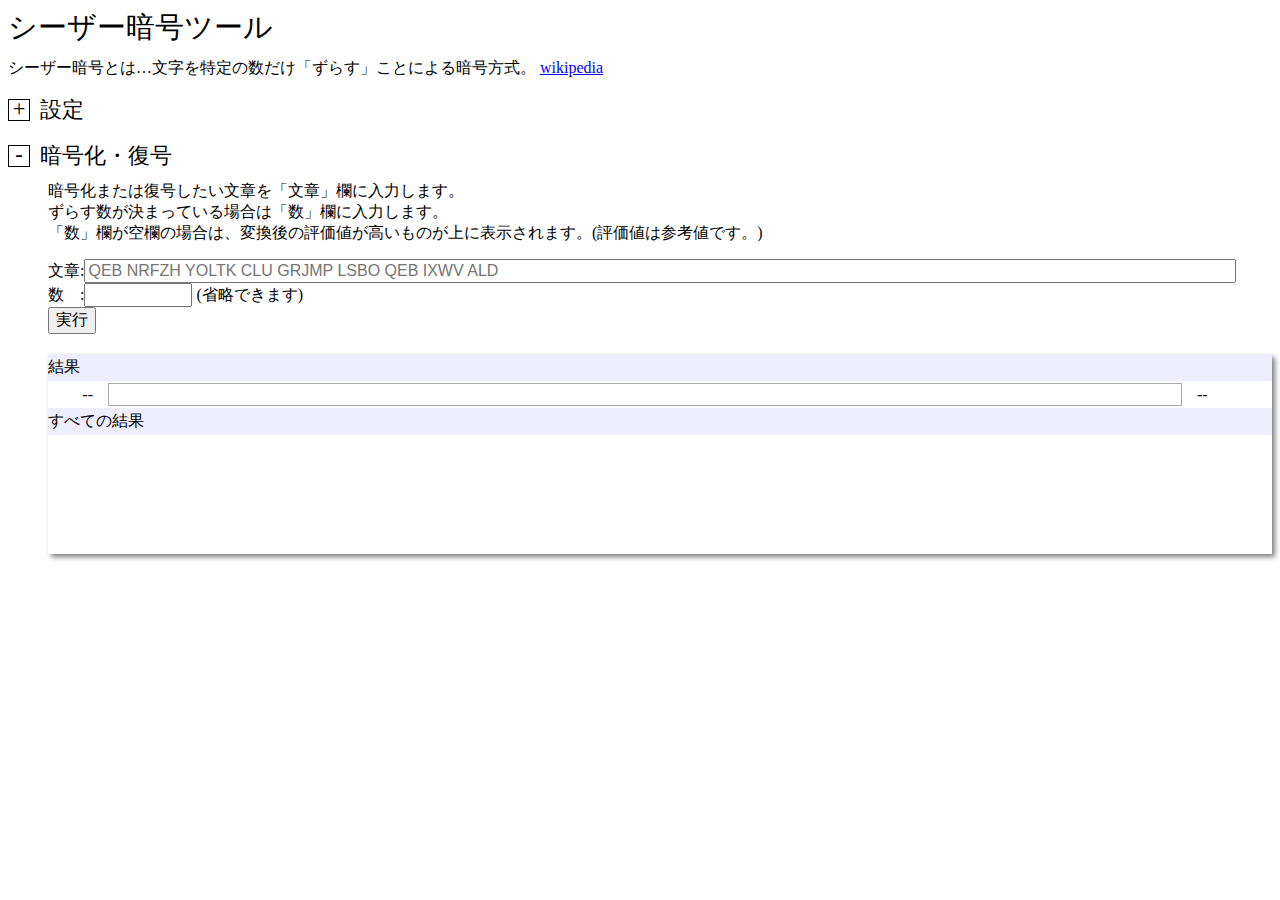
<file: caesar/caesar.html>
<!DOCTYPE html>
<html>
  <head>
    <meta charset="UTF-8">
    <meta name="viewport" content="width=device-width,initial-scale=1">
    <link rel="stylesheet" href="style.css">
    <title>シーザー暗号ツール</title>
  </head>
  <body>
    <div class="wrapper">
      <div class="page_title">
        シーザー暗号ツール
      </div>
      <div class="description">
        シーザー暗号とは…文字を特定の数だけ「ずらす」ことによる暗号方式。
        <a href="https://ja.wikipedia.org/wiki/%E3%82%B7%E3%83%BC%E3%82%B6%E3%83%BC%E6%9A%97%E5%8F%B7">wikipedia</a>
      </div>
      <div class="section close">
        <div class="section_title">
          <div class="oc_button"></div>
          設定
        </div>
        <div class="section_body">
          <input type="checkbox" checked id="before_dakuten_split">
          <label for="before_dakuten_split">
            変換前に濁点を分解する
          </label><br>
          <input type="checkbox" checked id="after_dakuten_integrate">
          <label for="after_dakuten_integrate">
            変換後に濁点を統合する
          </label><br>
          <input type="checkbox" checked id="before_kogaki_conv">
          <label for="before_kogaki_conv">
            変換前に小文字(ゃ、っ、ぁ)を大文字(や、つ、あ)に置換する
          </label><br>
          ルール
          <div class="rules">
            <input type="radio" checked name="char_set" id="char_set_default">
            <label for="char_set_default">デフォルト</label><br>
            <input type="radio" name="char_set" id="char_set_custom">
            <label for="char_set_custom">カスタム</label><br>
            <div class="custom_set" id="custom_set">
              <!--
              <div class="char_set">
                <input type="button" disabled value="×" class="delete_rule">
                <input type="text" disabled class="rule" value="あ,い,う,え,お,か,き,く,け,こ,さ,し,す,せ,そ,た,ち,つ,て,と,な,に,ぬ,ね,の,は,ひ,ふ,へ,ほ,ま,み,む,め,も,や,ゆ,よ,ら,り,る,れ,ろ,わ,を,ん">
              </div>
              <div class="char_set">
                <input type="button" disabled value="×" class="delete_rule">
                <input type="text" disabled class="rule" value="ア,イ,ウ,エ,オ,カ,キ,ク,ケ,コ,サ,シ,ス,セ,ソ,タ,チ,ツ,テ,ト,ナ,ニ,ヌ,ネ,ノ,ハ,ヒ,フ,ヘ,ホ,マ,ミ,ム,メ,モ,ヤ,ユ,ヨ,ラ,リ,ル,レ,ロ,ワ,ヲ,ン">
              </div>
              <div class="char_set">
                <input type="button" disabled value="×" class="delete_rule">
                <input type="text" disabled class="rule" value="a,b,c,d,e,f,g,h,i,j,k,l,m,n,o,p,q,r,s,t,u,v,w,x,y,z">
              </div>
              <div class="char_set">
                <input type="button" disabled value="×" class="delete_rule">
                <input type="text" disabled class="rule" value="A,B,C,D,E,F,G,H,I,J,K,L,M,N,O,P,Q,R,S,T,U,V,W,X,Y,Z">
              </div>
              -->
              <div class="char_set" id="last_rule_set">
                <input type="button" disabled value="+" class="add_rule" id="add_rule">
              </div>
              
            </div>
          </div>

        </div>
      </div>
      <div class="section open">
        <div class="section_title">
          <div class="oc_button"></div>
          暗号化・復号
        </div>
        <div class="section_body">
          <div class="description nowrap">
            暗号化または復号したい文章を「文章」欄に入力します。<br>
            ずらす数が決まっている場合は「数」欄に入力します。<br>
            「数」欄が空欄の場合は、変換後の評価値が高いものが上に表示されます。(評価値は参考値です。)
          </div>
          文章:<input type="text" value="" placeholder="QEB NRFZH YOLTK CLU GRJMP LSBO QEB IXWV ALD" id="plain_text" class="plain_text"><br>
          数　:<input type="number" value="" step="1" id="caesar_num" class="caesar_num">
          (省略できます)<br>
          <input type="button" value="実行" id="caesar_exe">
          <div id="caesar_result" class="caesar_result">
            <div class="result_header" style="grid-area: 1/1/2/4;">結果</div>
            <div class="number_label left" style="grid-row: 2;">--</div>
            <div class="result_text" style="grid-row: 2;"></div>
            <div class="number_label right" style="grid-row: 2;">--</div>
            <div class="result_header" style="grid-area: 3/1/4/4;">すべての結果</div>
            <!--
            -->  
          </div>
          
        </div>
      </div>
      <div style="height: 20px;"></div>
    </div>

    <script type="text/javascript" src="caesar.js"></script>
    <script type="text/javascript" src="script.js"></script>
  </body>
</html>
</file>
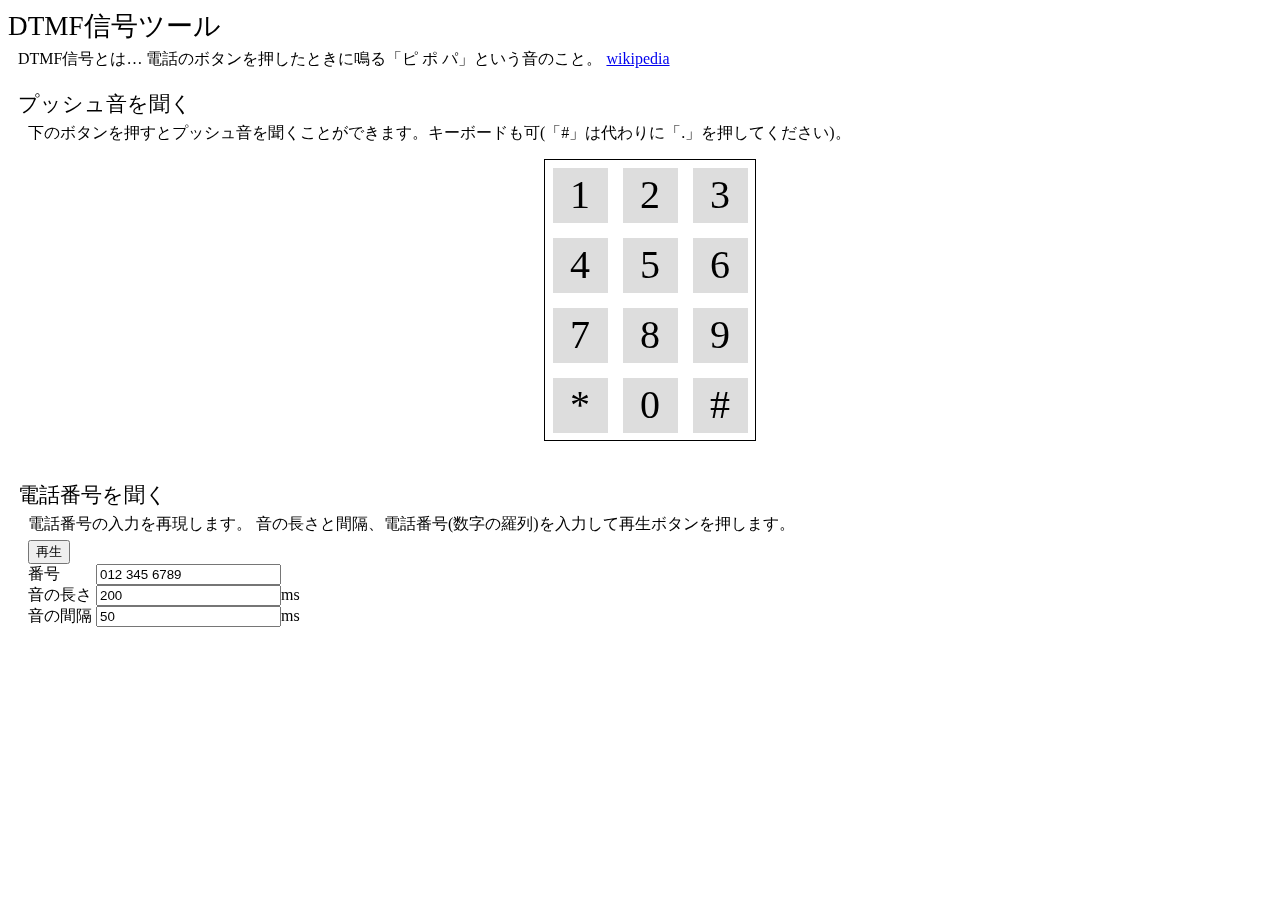
<file: DTMF/DTMF.html>
<!DOCTYPE html>
<html>
  <head>
    <meta charset="UTF-8">
    <meta name="viewport" content="width=device-width">
    <link rel="stylesheet" href="style.css">
    <title>DTMF信号ツール</title>
  </head>
  <body>
    <div class="main_title">
      DTMF信号ツール
    </div>
    <div class="main_description">
      DTMF信号とは… 電話のボタンを押したときに鳴る「ピ ポ パ」という音のこと。
      <a href="https://ja.wikipedia.org/wiki/DTMF">wikipedia</a>
    </div>
    <div class="main_body">

      <div class="section_single_play section">
        <div class="section_title">
          プッシュ音を聞く
        </div>
        <div class="section_description">
          下のボタンを押すとプッシュ音を聞くことができます。キーボードも可(「#」は代わりに「.」を押してください)。
        </div>
        <div class="play_body section_body">
          <div class="phone" id="phone">
            
          </div>
        </div>
      </div>
      <div class="section_number_play section">
        <div class="section_title">
          電話番号を聞く
        </div>
        <div class="section_description">
          電話番号の入力を再現します。
          音の長さと間隔、電話番号(数字の羅列)を入力して再生ボタンを押します。
        </div>
        <div class="section_body">
          <input type="button" value="再生" id="phone_number_play"><br>
          番号　　 <input type="text" id="phone_number" value="012 345 6789"><br>
          音の長さ <input type="number" id="play_time" value="200">ms<br>
          音の間隔 <input type="number" id="play_interval" value="50">ms
        </div>
      </div>
      <div class="section_input section hide">
        <div class="section_title">
          信号を読み取る
        </div>
        <div class="section_description">
          マイクの音声からプッシュ音を読み取って表示します。
        </div>
        <div class="section_body">
          <input type="button" value="読み取る" id="input_start">
          <span id="input_message">(マイクへのアクセスが必要です)</span><br>
          <input type="button" value="停止" id="input_stop"><br>
          結果 <input type="text" id="input_result" value=""><br>
          ピーク: <span id="peak_label">,</span>
        </div>
      </div>
    </div>
    

    
    <canvas id="canvas"></canvas>

    <script type="text/javascript" src="script.js"></script>
    <script type="text/javascript" src="audio.js"></script>
  </body>
</html>
</file>
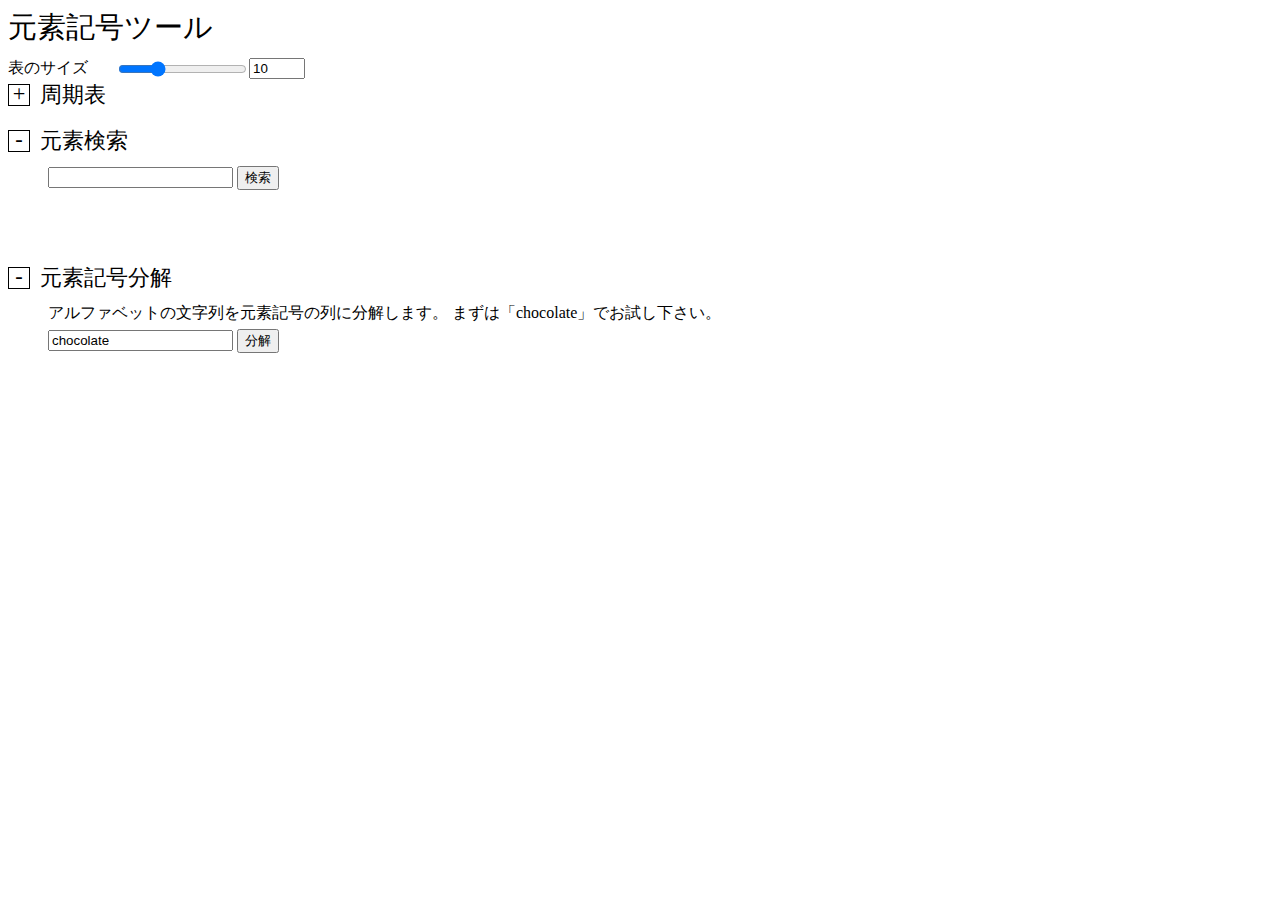
<file: element/element.html>
<!DOCTYPE html>
<html>
  <head>
    <meta charset="UTF-8">
    <meta name="viewport" content="width=device-width,initial-scale=1">
    <link rel="stylesheet" href="style.css">
    <title>元素記号ツール</title>
  </head>
  <body>
    <div class="wrapper">
      <div class="content_area">
        <div class="page_title">
          元素記号ツール
        </div>
        <div class="table_size_changer">
          表のサイズ
          <input id="table_size_range" type="range" min="4" max="25" step="1" value="10" style="margin-left: 30px;">
          <input id="table_size_number" type="number" min="4" max="25" step="1" value="10">
        </div>
        <div class="section table close">
          <div class="section_title">
            <div class="oc_button"></div>
            <span>周期表</span>
          </div>
          <div class="section_body">
            <div class="description">
              周期表について
              <a href="https://ja.wikipedia.org/wiki/%E5%91%A8%E6%9C%9F%E8%A1%A8">wikipedia</a>
            </div>
            <div class="table_body" id="table_body">
              <div class="element_header" style="grid-area: 1/1;">
                
                <span style="position: absolute;left: 0;bottom: 0;">周期</span>
                <span style="position: absolute;right: 0;top: 0;">族</span>
              </div>
              <div class="element_header" style="grid-area: 1/2;">1</div>
              <div class="element_header" style="grid-area: 1/3;">2</div>
              <div class="element_header" style="grid-area: 1/4;">3</div>
              <div class="element_header" style="grid-area: 1/5;">4</div>
              <div class="element_header" style="grid-area: 1/6;">5</div>
              <div class="element_header" style="grid-area: 1/7;">6</div>
              <div class="element_header" style="grid-area: 1/8;">7</div>
              <div class="element_header" style="grid-area: 1/9;">8</div>
              <div class="element_header" style="grid-area: 1/10;">9</div>
              <div class="element_header" style="grid-area: 1/11;">10</div>
              <div class="element_header" style="grid-area: 1/12;">11</div>
              <div class="element_header" style="grid-area: 1/13;">12</div>
              <div class="element_header" style="grid-area: 1/14;">13</div>
              <div class="element_header" style="grid-area: 1/15;">14</div>
              <div class="element_header" style="grid-area: 1/16;">15</div>
              <div class="element_header" style="grid-area: 1/17;">16</div>
              <div class="element_header" style="grid-area: 1/18;">17</div>
              <div class="element_header" style="grid-area: 1/19;">18</div>
              
              <div class="element_header" style="grid-area: 2/1;">1</div>
              <div class="element_header" style="grid-area: 3/1;">2</div>
              <div class="element_header" style="grid-area: 4/1;">3</div>
              <div class="element_header" style="grid-area: 5/1;">4</div>
              <div class="element_header" style="grid-area: 6/1;">5</div>
              <div class="element_header" style="grid-area: 7/1;">6</div>
              <div class="element_header" style="grid-area: 8/1;">7</div>
              
              <div class="element_header" style="grid-area: 10/1;text-align: center;">※1<br>ランタノイド系</div>
              <div class="element_header" style="grid-area: 11/1;text-align: center;">※2<br>アクチノイド系</div>
              
              
              <div class="element_cell" id="t1" style="grid-area: 2/2;">
                <!--
                <div class="id">1</div>
                <div class="symbol">H</div>
                <div class="text">水素</div>
                -->
              </div>
              <div class="element_cell" id="t2" style="grid-area: 2/19;">
                <!--
                <div class="id">2</div>
                <div class="symbol">He</div>
                <div class="text">ヘリウム</div>
                -->
              </div>
              <div class="element_cell" id="t3" style="grid-area: 3/2;"></div>
              <div class="element_cell" id="t4" style="grid-area: 3/3;"></div>
              <div class="element_cell" id="t5" style="grid-area: 3/14;"></div>
              <div class="element_cell" id="t6" style="grid-area: 3/15;"></div>
              <div class="element_cell" id="t7" style="grid-area: 3/16;"></div>
              <div class="element_cell" id="t8" style="grid-area: 3/17;"></div>
              <div class="element_cell" id="t9" style="grid-area: 3/18;"></div>
              <div class="element_cell" id="t10" style="grid-area: 3/19;"></div>
              <div class="element_cell" id="t11" style="grid-area: 4/2;"></div>
              <div class="element_cell" id="t12" style="grid-area: 4/3;"></div>
              <div class="element_cell" id="t13" style="grid-area: 4/14;"></div>
              <div class="element_cell" id="t14" style="grid-area: 4/15;"></div>
              <div class="element_cell" id="t15" style="grid-area: 4/16;"></div>
              <div class="element_cell" id="t16" style="grid-area: 4/17;"></div>
              <div class="element_cell" id="t17" style="grid-area: 4/18;"></div>
              <div class="element_cell" id="t18" style="grid-area: 4/19;"></div>
              <div class="element_cell" id="t19" style="grid-area: 5/2;"></div>
              <div class="element_cell" id="t20" style="grid-area: 5/3;"></div>
              <div class="element_cell" id="t21" style="grid-area: 5/4;"></div>
              <div class="element_cell" id="t22" style="grid-area: 5/5;"></div>
              <div class="element_cell" id="t23" style="grid-area: 5/6;"></div>
              <div class="element_cell" id="t24" style="grid-area: 5/7;"></div>
              <div class="element_cell" id="t25" style="grid-area: 5/8;"></div>
              <div class="element_cell" id="t26" style="grid-area: 5/9;"></div>
              <div class="element_cell" id="t27" style="grid-area: 5/10;"></div>
              <div class="element_cell" id="t28" style="grid-area: 5/11;"></div>
              <div class="element_cell" id="t29" style="grid-area: 5/12;"></div>
              <div class="element_cell" id="t30" style="grid-area: 5/13;"></div>
              <div class="element_cell" id="t31" style="grid-area: 5/14;"></div>
              <div class="element_cell" id="t32" style="grid-area: 5/15;"></div>
              <div class="element_cell" id="t33" style="grid-area: 5/16;"></div>
              <div class="element_cell" id="t34" style="grid-area: 5/17;"></div>
              <div class="element_cell" id="t35" style="grid-area: 5/18;"></div>
              <div class="element_cell" id="t36" style="grid-area: 5/19;"></div>
              <div class="element_cell" id="t37" style="grid-area: 6/2;"></div>
              <div class="element_cell" id="t38" style="grid-area: 6/3;"></div>
              <div class="element_cell" id="t39" style="grid-area: 6/4;"></div>
              <div class="element_cell" id="t40" style="grid-area: 6/5;"></div>
              <div class="element_cell" id="t41" style="grid-area: 6/6;"></div>
              <div class="element_cell" id="t42" style="grid-area: 6/7;"></div>
              <div class="element_cell" id="t43" style="grid-area: 6/8;"></div>
              <div class="element_cell" id="t44" style="grid-area: 6/9;"></div>
              <div class="element_cell" id="t45" style="grid-area: 6/10;"></div>
              <div class="element_cell" id="t46" style="grid-area: 6/11;"></div>
              <div class="element_cell" id="t47" style="grid-area: 6/12;"></div>
              <div class="element_cell" id="t48" style="grid-area: 6/13;"></div>
              <div class="element_cell" id="t49" style="grid-area: 6/14;"></div>
              <div class="element_cell" id="t50" style="grid-area: 6/15;"></div>
              <div class="element_cell" id="t51" style="grid-area: 6/16;"></div>
              <div class="element_cell" id="t52" style="grid-area: 6/17;"></div>
              <div class="element_cell" id="t53" style="grid-area: 6/18;"></div>
              <div class="element_cell" id="t54" style="grid-area: 6/19;"></div>
              <div class="element_cell" id="t55" style="grid-area: 7/2;"></div>
              <div class="element_cell" id="t56" style="grid-area: 7/3;"></div>
              <div class="element_cell" id="" style="grid-area: 7/4;">※1</div>
              <div class="element_cell" id="t72" style="grid-area: 7/5;"></div>
              <div class="element_cell" id="t73" style="grid-area: 7/6;"></div>
              <div class="element_cell" id="t74" style="grid-area: 7/7;"></div>
              <div class="element_cell" id="t75" style="grid-area: 7/8;"></div>
              <div class="element_cell" id="t76" style="grid-area: 7/9;"></div>
              <div class="element_cell" id="t77" style="grid-area: 7/10;"></div>
              <div class="element_cell" id="t78" style="grid-area: 7/11;"></div>
              <div class="element_cell" id="t79" style="grid-area: 7/12;"></div>
              <div class="element_cell" id="t80" style="grid-area: 7/13;"></div>
              <div class="element_cell" id="t81" style="grid-area: 7/14;"></div>
              <div class="element_cell" id="t82" style="grid-area: 7/15;"></div>
              <div class="element_cell" id="t83" style="grid-area: 7/16;"></div>
              <div class="element_cell" id="t84" style="grid-area: 7/17;"></div>
              <div class="element_cell" id="t85" style="grid-area: 7/18;"></div>
              <div class="element_cell" id="t86" style="grid-area: 7/19;"></div>
              <div class="element_cell" id="t87" style="grid-area: 8/2;"></div>
              <div class="element_cell" id="t88" style="grid-area: 8/3;"></div>
              <div class="element_cell" id="" style="grid-area: 8/4;">※2</div>
              <div class="element_cell" id="t104" style="grid-area: 8/5;"></div>
              <div class="element_cell" id="t105" style="grid-area: 8/6;"></div>
              <div class="element_cell" id="t106" style="grid-area: 8/7;"></div>
              <div class="element_cell" id="t107" style="grid-area: 8/8;"></div>
              <div class="element_cell" id="t108" style="grid-area: 8/9;"></div>
              <div class="element_cell" id="t109" style="grid-area: 8/10;"></div>
              <div class="element_cell" id="t110" style="grid-area: 8/11;"></div>
              <div class="element_cell" id="t111" style="grid-area: 8/12;"></div>
              <div class="element_cell" id="t112" style="grid-area: 8/13;"></div>
              <div class="element_cell" id="t113" style="grid-area: 8/14;"></div>
              <div class="element_cell" id="t114" style="grid-area: 8/15;"></div>
              <div class="element_cell" id="t115" style="grid-area: 8/16;"></div>
              <div class="element_cell" id="t116" style="grid-area: 8/17;"></div>
              <div class="element_cell" id="t117" style="grid-area: 8/18;"></div>
              <div class="element_cell" id="t118" style="grid-area: 8/19;"></div>
              
              <div class="element_cell" id="t57" style="grid-area: 10/2;"></div>
              <div class="element_cell" id="t58" style="grid-area: 10/3;"></div>
              <div class="element_cell" id="t59" style="grid-area: 10/4;"></div>
              <div class="element_cell" id="t60" style="grid-area: 10/5;"></div>
              <div class="element_cell" id="t61" style="grid-area: 10/6;"></div>
              <div class="element_cell" id="t62" style="grid-area: 10/7;"></div>
              <div class="element_cell" id="t63" style="grid-area: 10/8;"></div>
              <div class="element_cell" id="t64" style="grid-area: 10/9;"></div>
              <div class="element_cell" id="t65" style="grid-area: 10/10;"></div>
              <div class="element_cell" id="t66" style="grid-area: 10/11;"></div>
              <div class="element_cell" id="t67" style="grid-area: 10/12;"></div>
              <div class="element_cell" id="t68" style="grid-area: 10/13;"></div>
              <div class="element_cell" id="t69" style="grid-area: 10/14;"></div>
              <div class="element_cell" id="t70" style="grid-area: 10/15;"></div>
              <div class="element_cell" id="t71" style="grid-area: 10/16;"></div>
              <div class="element_cell" id="t89" style="grid-area: 11/2;"></div>
              <div class="element_cell" id="t90" style="grid-area: 11/3;"></div>
              <div class="element_cell" id="t91" style="grid-area: 11/4;"></div>
              <div class="element_cell" id="t92" style="grid-area: 11/5;"></div>
              <div class="element_cell" id="t93" style="grid-area: 11/6;"></div>
              <div class="element_cell" id="t94" style="grid-area: 11/7;"></div>
              <div class="element_cell" id="t95" style="grid-area: 11/8;"></div>
              <div class="element_cell" id="t96" style="grid-area: 11/9;"></div>
              <div class="element_cell" id="t97" style="grid-area: 11/10;"></div>
              <div class="element_cell" id="t98" style="grid-area: 11/11;"></div>
              <div class="element_cell" id="t99" style="grid-area: 11/12;"></div>
              <div class="element_cell" id="t100" style="grid-area: 11/13;"></div>
              <div class="element_cell" id="t101" style="grid-area: 11/14;"></div>
              <div class="element_cell" id="t102" style="grid-area: 11/15;"></div>
              <div class="element_cell" id="t103" style="grid-area: 11/16;"></div>
            </div>
            <div class="extended">
              119番以降の周期表について
              <a href="https://ja.wikipedia.org/wiki/%E6%8B%A1%E5%BC%B5%E5%91%A8%E6%9C%9F%E8%A1%A8">wikipedia</a>
            </div>
          </div>
        </div>
        <div class="section open">
          <div class="section_title">
            <div class="oc_button"></div>
            元素検索
          </div>
          <div class="section_body">
            <input type="text" value="" id="search_text">
            <input type="button" value="検索" id="search_btn">
            <div id="search_result" class="search_result"></div>
          </div>
        </div>
        <div class="section decompose open">
          <div class="section_title">
            <div class="oc_button"></div>
            元素記号分解
          </div>
          <div class="section_body">
            <div class="description">
              <span>
                アルファベットの文字列を元素記号の列に分解します。
                まずは「chocolate」でお試し下さい。
              </span>
            </div>
  
            <input type="text" value="chocolate" id="decompose_text">
            <input type="button" id="decompose" value="分解">
            <span id="decompose_message"></span>
            <br>
            <span id="decompose_result_text"></span>
            <div id="decompose_result" class="decompose_result"></div>
          </div>
        </div>
        <div style="height: 20px;"></div>
      </div>
      <div class="side_area hide" id="side_area">
        <div class="close_button" id="side_close"></div>
        <div class="element_detail">
          <div class="detail_title">
            元素詳細
          </div>
          <div class="detail_content">
            <div class="detail_field">
              <span class="field_label">原子番号</span>
              <span class="field_split">:</span>
              <span class="field_value" id="detail_id">--</span>
            </div>
            <div class="detail_field">
              <span class="field_label">元素記号</span>
              <span class="field_split">:</span>
              <span class="field_value" id="detail_symbol" style="font-size: 3rem;">--</span>
            </div>
            <div class="detail_field">
              <span class="field_label">元素名</span>
              <span class="field_split">:</span>
              <span class="field_value" id="detail_text">--</span>
            </div>
            <div class="detail_field">
              <span class="field_label">wikipedia</span>
              <span class="field_split">:</span>
              <span class="field_value" id="detail_link">リンク</span>
            </div>
            
          </div>
        </div>
      </div>
    </div>
    <script type="text/javascript" src="script.js"></script>
  </body>
</html>
</file>
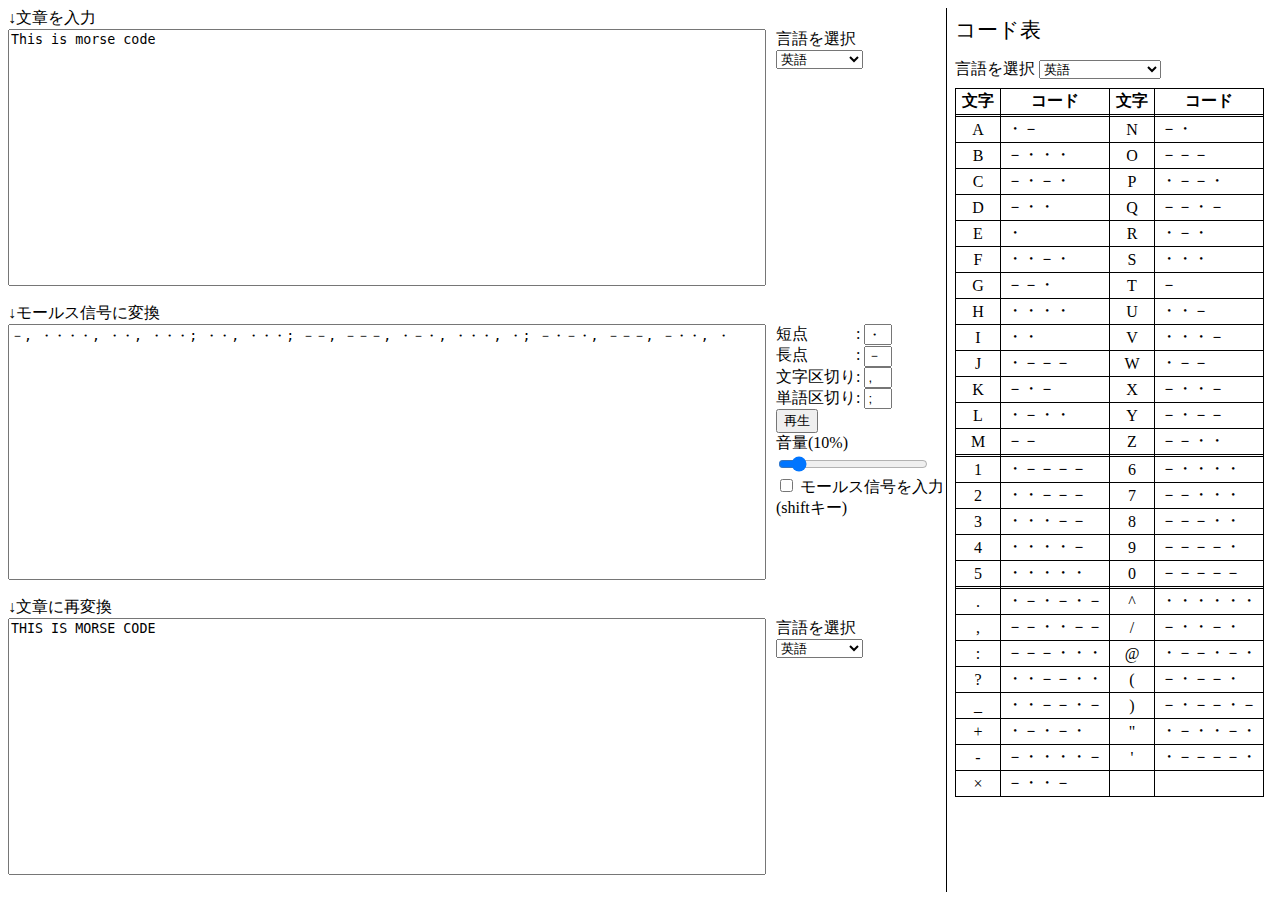
<file: morse/morse.html>
<!DOCTYPE html>
<html>
  <title>Morse</title>
  <meta name="viewport" content="width=device-width, initial-scale=1.0">
  <link rel="stylesheet" href="style.css">
  <body>

    <div class="main_area">
      <div class="input_area">
        <div class="input_label">
          <span>↓文章を入力</span>
        </div>
        <div class="input_box">
          <textarea class="input_text" id="input_text1"></textarea>
          <div class="option_box">
            言語を選択<br>
            <select name="input_lang" id="input_lang">
              <option value="en">英語</option>
              <option value="ja">日本語</option>
              <option value="el">ギリシャ語</option>
              <option value="cyri">キリル文字</option>
              <option value="hebr">ヘブライ語</option>
              <option value="arab">アラビア語</option>
            </select>
          </div>
        </div>
      </div>

      <div class="input_area">
        <div class="input_label">
          <span>↓モールス信号に変換</span>
        </div>
        <div class="input_box">
          <textarea class="input_text" id="input_text2"></textarea>
          <div class="option_box">
            短点　　　: <input type="text" class="morse_option_text" value="・" id="morse_dot"><br>
            長点　　　: <input type="text" class="morse_option_text" value="－" id="morse_dash"><br>
            文字区切り: <input type="text" class="morse_option_text" value=", " id="morse_char_split"><br>
            単語区切り: <input type="text" class="morse_option_text" value="; " id="morse_word_split"><br>
            <input type="button" value="再生" id="play"><br>
            音量(<span id="volume_label">10</span>%)<br>
            <input type="range" min="0" max="100" step="1" value="10" id="volume" class="volume"><br>
            <input type="checkbox" id="input_morse">
            <label for="input_morse">モールス信号を入力(shiftキー)</label>
          </div>
        </div>
      </div>

      <div class="output_area">
        <div class="output_label">
          <span>↓文章に再変換</span>
        </div>
        <div class="output_box">
          <textarea class="output_text" readonly id="output_text"></textarea>
          <div class="option_box">
            言語を選択<br>
            <select name="output_lang" id="output_lang">
              <option value="en">英語</option>
              <option value="ja">日本語</option>
              <option value="el">ギリシャ語</option>
              <option value="cyri">キリル文字</option>
              <option value="hebr">ヘブライ語</option>
              <option value="arab">アラビア語</option>
            </select>
          </div>
        </div>
      </div>
    </div>

    <div class="table_area">
      <div class="table_area_title">コード表</div>
      <div class="select_area">
        言語を選択
        <select id="select_table">
          <option value="en" selected>英語</option>
          <option value="ja_iroha">日本語(イロハ順)</option>
          <option value="ja_aiu">日本語(五十音順)</option>
          <option value="el">ギリシャ語</option>
          <option value="cyri">キリル文字</option>
          <option value="hebr">ヘブライ語</option>
          <option value="arab">アラビア語</option>
        </select>
      </div>
      <div class="table_wrap" id="table_wrap">
        <table id="table_en" class="show">
          <thead>
            <tr class="under_double"><th>文字</th><th>コード</th><th>文字</th><th>コード</th></tr>
          </thead>
          <tbody>
            <tr><td class="char">A</td><td class="code">・－</td><td class="char">N</td><td class="code">－・</td></tr></tr>
            <tr><td class="char">B</td><td class="code">－・・・</td><td class="char">O</td><td class="code">－－－</td><tr></tr>
            <tr><td class="char">C</td><td class="code">－・－・</td><td class="char">P</td><td class="code">・－－・</td></tr>
            <tr><td class="char">D</td><td class="code">－・・</td>  <td class="char">Q</td><td class="code">－－・－</td></tr>
            <tr><td class="char">E</td><td class="code">・</td>      <td class="char">R</td><td class="code">・－・</td><tr></tr>
            <tr><td class="char">F</td><td class="code">・・－・</td><td class="char">S</td><td class="code">・・・</td><tr></tr>
            <tr><td class="char">G</td><td class="code">－－・</td>  <td class="char">T</td><td class="code">－</td></ttr></tr>
            <tr><td class="char">H</td><td class="code">・・・・</td><td class="char">U</td><td class="code">・・－</td><tr></tr>
            <tr><td class="char">I</td><td class="code">・・</td>    <td class="char">V</td><td class="code">・・・－</td></tr>
            <tr><td class="char">J</td><td class="code">・－－－</td><td class="char">W</td><td class="code">・－－</td><tr></tr>
            <tr><td class="char">K</td><td class="code">－・－</td>  <td class="char">X</td><td class="code">－・・－</td></tr>
            <tr><td class="char">L</td><td class="code">・－・・</td><td class="char">Y</td><td class="code">－・－－</td></tr>
            <tr class="under_double"><td class="char">M</td><td class="code">－－</td>    <td class="char">Z</td><td class="code">－－・・</td></tr>
            
            <tr><td class="char">1</td><td class="code">・－－－－</td><td class="char">6</td><td class="code">－・・・・</td></tr>
            <tr><td class="char">2</td><td class="code">・・－－－</td><td class="char">7</td><td class="code">－－・・・</td></tr>
            <tr><td class="char">3</td><td class="code">・・・－－</td><td class="char">8</td><td class="code">－－－・・</td></tr>
            <tr><td class="char">4</td><td class="code">・・・・－</td><td class="char">9</td><td class="code">－－－－・</td></tr>
            <tr class="under_double"><td class="char">5</td><td class="code">・・・・・</td><td class="char">0</td><td class="code">－－－－－</td></tr>
            
            <tr><td class="char">.</td><td class="code">・－・－・－</td><td class="char">^</td><td class="code">・・・・・・</td></tr>
            <tr><td class="char">,</td><td class="code">－－・・－－</td><td class="char">/</td><td class="code">－・・－・</td>  </tr>
            <tr><td class="char">:</td><td class="code">－－－・・・</td><td class="char">@</td><td class="code">・－－・－・</td></tr>
            <tr><td class="char">?</td><td class="code">・・－－・・</td><td class="char">(</td><td class="code">－・－－・</td>  </tr>
            <tr><td class="char">_</td><td class="code">・・－－・－</td><td class="char">)</td><td class="code">－・－－・－</td></tr>
            <tr><td class="char">+</td><td class="code">・－・－・</td>  <td class="char">"</td><td class="code">・－・・－・</td></tr>
            <tr><td class="char">-</td><td class="code">－・・・・－</td><td class="char">'</td><td class="code">・－－－－・</td></tr>
            <tr><td class="char">×</td><td class="code">－・・－</td>   <td class="char"></td><td class="code"></td></tr>
            
          </tbody>
        </table>
        <table id="table_ja_iroha" class="hide">
          <thead>
            <tr class="under_double"><th>文字</th><th>コード</th><th>文字</th><th>コード</th></tr>
          </thead>
          <tbody>
            <tr><td class="char">イ</td><td class="code">・－</td>      <td class="char">ウ</td><td class="code">・・－</td>    </tr>
            <tr><td class="char">ロ</td><td class="code">・－・－</td>  <td class="char">ヰ</td><td class="code">・－・・－</td></tr>
            <tr><td class="char">ハ</td><td class="code">－・・・</td>  <td class="char">ノ</td><td class="code">・・－－</td>  </tr>
            <tr><td class="char">ニ</td><td class="code">－・－・</td>  <td class="char">オ</td><td class="code">・－・・・</td></tr>
            <tr><td class="char">ホ</td><td class="code">－・・</td>    <td class="char">ク</td><td class="code">・・・－</td>  </tr>
            <tr><td class="char">ヘ</td><td class="code">・</td>        <td class="char">ヤ</td><td class="code">・－－</td>    </tr>
            <tr><td class="char">ト</td><td class="code">・・－・・</td><td class="char">マ</td><td class="code">－・・－</td>  </tr>
            <tr><td class="char">チ</td><td class="code">・・－・</td>  <td class="char">ケ</td><td class="code">－・－－</td>  </tr>
            <tr><td class="char">リ</td><td class="code">－－・</td>    <td class="char">フ</td><td class="code">－－・・</td>  </tr>
            <tr><td class="char">ヌ</td><td class="code">・・・・</td>  <td class="char">コ</td><td class="code">－－－－</td>  </tr>
            <tr><td class="char">ル</td><td class="code">－・－－・</td><td class="char">エ</td><td class="code">－・－－－</td></tr>
            <tr><td class="char">ヲ</td><td class="code">・－－－</td>  <td class="char">テ</td><td class="code">・－・－－</td></tr>
            <tr><td class="char">ワ</td><td class="code">－・－</td>    <td class="char">ア</td><td class="code">－－・－－</td></tr>
            <tr><td class="char">カ</td><td class="code">・－・・</td>  <td class="char">サ</td><td class="code">－・－・－</td></tr>
            <tr><td class="char">ヨ</td><td class="code">－－</td>      <td class="char">キ</td><td class="code">－・－・・</td></tr>
            <tr><td class="char">タ</td><td class="code">－・</td>      <td class="char">ユ</td><td class="code">－・・－－</td></tr>
            <tr><td class="char">レ</td><td class="code">－－－</td>    <td class="char">メ</td><td class="code">－・・・－</td></tr>
            <tr><td class="char">ソ</td><td class="code">－－－・</td>  <td class="char">ミ</td><td class="code">・・－・－</td></tr>
            <tr><td class="char">ツ</td><td class="code">・－－・</td>  <td class="char">シ</td><td class="code">－－・－・</td></tr>
            <tr><td class="char">ネ</td><td class="code">－－・－</td>  <td class="char">ヱ</td><td class="code">・－－・・</td></tr>
            <tr><td class="char">ナ</td><td class="code">・－・</td>    <td class="char">ヒ</td><td class="code">－－・・－</td></tr>
            <tr><td class="char">ラ</td><td class="code">・・・</td>    <td class="char">モ</td><td class="code">－・・－・</td></tr>
            <tr><td class="char">ム</td><td class="code">－</td>        <td class="char">セ</td><td class="code">・－－－・</td></tr>
            <tr><td class="char">゛</td><td class="code">・・</td>      <td class="char">ス</td><td class="code">－－－・－</td></tr>
            <tr class="under_double"><td class="char">゜</td><td class="code">・・－－・</td><td class="char">ン</td><td class="code">・－・－・</td></tr>
            
            <tr><td class="char">1</td><td class="code">・－－－－</td><td class="char">6</td><td class="code">－・・・・</td></tr>
            <tr><td class="char">2</td><td class="code">・・－－－</td><td class="char">7</td><td class="code">－－・・・</td></tr>
            <tr><td class="char">3</td><td class="code">・・・－－</td><td class="char">8</td><td class="code">－－－・・</td></tr>
            <tr><td class="char">4</td><td class="code">・・・・－</td><td class="char">9</td><td class="code">－－－－・</td></tr>
            <tr class="under_double"><td class="char">5</td><td class="code">・・・・・</td><td class="char">0</td><td class="code">－－－－－</td></tr>
            
            <tr><td class="char">ー</td><td class="code">・－－・－</td>  <td class="char">（</td><td class="code">－・－－・－</td></tr>
            <tr><td class="char">、</td><td class="code">・－・－・－</td><td class="char">）</td><td class="code">・－・・－・</td></tr>
            <tr><td class="char">」</td><td class="code">・－・－・・</td></tr>
          </tbody>
        </table>
        <table id="table_ja_aiu" class="hide">
          <thead>
            <tr class="under_double"><th>文字</th><th>コード</th><th>文字</th><th>コード</th><th>文字</th><th>コード</th><th>文字</th><th>コード</th><th>文字</th><th>コード</th></tr>
          </thead>
          <tbody>
            <tr>
              <td class="char">ア</td><td class="code">－－・－－</td>
              <td class="char">イ</td><td class="code">・－</td>
              <td class="char">ウ</td><td class="code">・・－</td>
              <td class="char">エ</td><td class="code">－・－－－</td>
              <td class="char">オ</td><td class="code">・－・・・</td>
            </tr>
            <tr>
              <td class="char">カ</td><td class="code">・－・・</td>
              <td class="char">キ</td><td class="code">－・－・・</td>
              <td class="char">ク</td><td class="code">・・・－</td>
              <td class="char">ケ</td><td class="code">－・－－</td>
              <td class="char">コ</td><td class="code">－－－－</td>
            </tr>
            <tr>
              <td class="char">サ</td><td class="code">－・－・－</td>
              <td class="char">シ</td><td class="code">－－・－・</td>
              <td class="char">ス</td><td class="code">－－－・－</td>
              <td class="char">セ</td><td class="code">・－－－・</td>
              <td class="char">ソ</td><td class="code">－－－・</td>
            </tr>
            <tr>
              <td class="char">タ</td><td class="code">－・</td>
              <td class="char">チ</td><td class="code">・・－・</td>
              <td class="char">ツ</td><td class="code">・－－・</td>
              <td class="char">テ</td><td class="code">・－・－－</td>
              <td class="char">ト</td><td class="code">・・－・・</td>
            </tr>
            <tr>
              <td class="char">ナ</td><td class="code">・－・</td>
              <td class="char">ニ</td><td class="code">－・－・</td>
              <td class="char">ヌ</td><td class="code">・・・・</td>
              <td class="char">ネ</td><td class="code">－－・－</td>
              <td class="char">ノ</td><td class="code">・・－－</td>
            </tr>
            <tr>
              <td class="char">ハ</td><td class="code">－・・・</td>
              <td class="char">ヒ</td><td class="code">－－・・－</td>
              <td class="char">フ</td><td class="code">－－・・</td>
              <td class="char">ヘ</td><td class="code">・</td>
              <td class="char">ホ</td><td class="code">－・・</td>
            </tr>
            <tr>
              <td class="char">マ</td><td class="code">－・・－</td>
              <td class="char">ミ</td><td class="code">・・－・－</td>
              <td class="char">ム</td><td class="code">－</td>
              <td class="char">メ</td><td class="code">－・・・－</td>
              <td class="char">モ</td><td class="code">－・・－・</td>
            </tr>
            <tr>
              <td class="char">ヤ</td><td class="code">・－－</td>
              <td class="char"></td><td class="code"></td>
              <td class="char">ユ</td><td class="code">－・・－－</td>
              <td class="char"></td><td class="code"></td>
              <td class="char">ヨ</td><td class="code">－－</td>
            </tr>
            <tr>
              <td class="char">ラ</td><td class="code">・・・</td>
              <td class="char">リ</td><td class="code">－－・</td>
              <td class="char">ル</td><td class="code">－・－－・</td>
              <td class="char">レ</td><td class="code">－－－</td>
              <td class="char">ロ</td><td class="code">・－・－</td>
            </tr>
            <tr>
              <td class="char">ワ</td><td class="code">－・－</td>
              <td class="char">ヰ</td><td class="code">・－・・－</td>
              <td class="char"></td><td class="code"></td>
              <td class="char">ヱ</td><td class="code">・－－・・</td>
              <td class="char">ヲ</td><td class="code">・－－－</td>
            </tr>
            <tr class="under_double">
              <td class="char">ン</td><td class="code">・－・－・</td>
              <td class="char">゛</td><td class="code">・・</td>
              <td class="char">゜</td><td class="code">・・－－・</td>
              <td class="char">ー</td><td class="code">・－－・－</td>
              <td class="char">、</td><td class="code">・－・－・－</td>
            </tr>

            <tr>
              <td class="char">1</td><td class="code">・－－－－</td>
              <td class="char">2</td><td class="code">・・－－－</td>
              <td class="char">3</td><td class="code">・・・－－</td>
              <td class="char">4</td><td class="code">・・・・－</td>
              <td class="char">5</td><td class="code">・・・・・</td>
            </tr>
            <tr>
              <td class="char">6</td><td class="code">－・・・・</td>
              <td class="char">7</td><td class="code">－－・・・</td>
              <td class="char">8</td><td class="code">－－－・・</td>
              <td class="char">9</td><td class="code">－－－－・</td>
              <td class="char">0</td><td class="code">－－－－－</td>
            </tr>

            <tr>
              <td class="char">」</td><td class="code">・－・－・・</td>
              <td class="char">（</td><td class="code">－・－－・－</td>
              <td class="char">）</td><td class="code">・－・・－・</td>
            </tr>
          </tbody>
        </table>

        <table id="table_el" class="hide">
          <thead>
            <tr class="under_double"><th>文字</th><th>コード</th><th>文字</th><th>コード</th></tr>
          </thead>
          <tbody>
            <tr><td class="char">Α</td><td class="code">・－</td>    <td class="char">Ν</td><td class="code">－・</td>    </tr>
            <tr><td class="char">Β</td><td class="code">－・・・</td><td class="char">Ξ</td><td class="code">－・・－</td></tr>
            <tr><td class="char">Γ</td><td class="code">－－・</td>  <td class="char">Ο</td><td class="code">－－－</td>  </tr>
            <tr><td class="char">Δ</td><td class="code">－・・</td>  <td class="char">Π</td><td class="code">・－－・</td></tr>
            <tr><td class="char">Ε</td><td class="code">・</td>      <td class="char">Ρ</td><td class="code">・－・</td>  </tr>
            <tr><td class="char">Ζ</td><td class="code">－－・・</td><td class="char">Σ</td><td class="code">・・・</td>  </tr>
            <tr><td class="char">Η</td><td class="code">・・・・</td><td class="char">Τ</td><td class="code">－</td>      </tr>
            <tr><td class="char">Θ</td><td class="code">－・－・</td><td class="char">Υ</td><td class="code">－・－－</td></tr>
            <tr><td class="char">Ι</td><td class="code">・・</td>    <td class="char">Φ</td><td class="code">・・－・</td></tr>
            <tr><td class="char">Κ</td><td class="code">－・－</td>  <td class="char">Χ</td><td class="code">－－－－</td></tr>
            <tr><td class="char">Λ</td><td class="code">・－・・</td><td class="char">Ψ</td><td class="code">－－・－</td></tr>
            <tr class="under_double"><td class="char">Μ</td><td class="code">－－</td>    <td class="char">Ω</td><td class="code">・－－</td>  </tr>

            <tr><td class="char">1</td><td class="code">・－－－－</td><td class="char">6</td><td class="code">－・・・・</td></tr>
            <tr><td class="char">2</td><td class="code">・・－－－</td><td class="char">7</td><td class="code">－－・・・</td></tr>
            <tr><td class="char">3</td><td class="code">・・・－－</td><td class="char">8</td><td class="code">－－－・・</td></tr>
            <tr><td class="char">4</td><td class="code">・・・・－</td><td class="char">9</td><td class="code">－－－－・</td></tr>
            <tr class="under_double"><td class="char">5</td><td class="code">・・・・・</td><td class="char">0</td><td class="code">－－－－－</td></tr>

            <tr><td class="char">.</td><td class="code">・－・－・－</td><td class="char">^</td><td class="code">・・・・・・</td></tr>
            <tr><td class="char">,</td><td class="code">－－・・－－</td><td class="char">/</td><td class="code">－・・－・</td>  </tr>
            <tr><td class="char">:</td><td class="code">－－－・・・</td><td class="char">@</td><td class="code">・－－・－・</td></tr>
            <tr><td class="char">?</td><td class="code">・・－－・・</td><td class="char">(</td><td class="code">－・－－・</td>  </tr>
            <tr><td class="char">_</td><td class="code">・・－－・－</td><td class="char">)</td><td class="code">－・－－・－</td></tr>
            <tr><td class="char">+</td><td class="code">・－・－・</td>  <td class="char">"</td><td class="code">・－・・－・</td></tr>
            <tr><td class="char">-</td><td class="code">－・・・・－</td><td class="char">'</td><td class="code">・－－－－・</td></tr>
            <tr><td class="char">×</td><td class="code">－・・－</td>   <td class="char"></td><td class="code"></td></tr>
            
          </tbody>
        </table>
        <table id="table_cyri" class="hide">
          <thead>
            <tr class="under_double"><th>文字</th><th>コード</th><th>文字</th><th>コード</th></tr>
          </thead>
          <tbody>
            <tr><td class="char">А</td><td class="code">・－</td>    <td class="char">Р</td><td class="code">・－・</td>    </tr>
            <tr><td class="char">Б</td><td class="code">－・・・</td><td class="char">С</td><td class="code">・・・</td>    </tr>
            <tr><td class="char">В</td><td class="code">・－－</td>  <td class="char">Т</td><td class="code">－</td>        </tr>
            <tr><td class="char">Г</td><td class="code">－－・</td>  <td class="char">У</td><td class="code">・・－</td>    </tr>
            <tr><td class="char">Ѓ</td><td class="code">－－・</td>  <td class="char">Ф</td><td class="code">・・－・</td>  </tr>
            <tr><td class="char">Ґ</td><td class="code">－－・</td>  <td class="char">Х</td><td class="code">・・・・</td>  </tr>
            <tr><td class="char">Д</td><td class="code">－・・</td>  <td class="char">Ц</td><td class="code">－・－・</td>  </tr>
            <tr><td class="char">Е</td><td class="code">・</td>      <td class="char">Ч</td><td class="code">－－－・</td>  </tr>
            <tr><td class="char">Ё</td><td class="code">・</td>      <td class="char">Ш</td><td class="code">－－－－</td>  </tr>
            <tr><td class="char">Ж</td><td class="code">・・・－</td><td class="char">Щ</td><td class="code">－－・－</td>  </tr>
            <tr><td class="char">З</td><td class="code">－－・・</td><td class="char">Ъ</td><td class="code">－・・－</td>  </tr>
            <tr><td class="char">И</td><td class="code">・・</td>    <td class="char">Ь</td><td class="code">－・・－</td>  </tr>
            <tr><td class="char">І</td><td class="code">・・</td>    <td class="char">Ы</td><td class="code">－・－－</td>  </tr>
            <tr><td class="char">Й</td><td class="code">・－－－</td><td class="char">Ь</td><td class="code">－・－－</td>  </tr>
            <tr><td class="char">Ј</td><td class="code">・－－－</td><td class="char">Э</td><td class="code">・・－・・</td></tr>
            <tr><td class="char">К</td><td class="code">－・－</td>  <td class="char">Є</td><td class="code">・・－・・</td></tr>
            <tr><td class="char">Ќ</td><td class="code">－・－</td>  <td class="char">Ю</td><td class="code">・・－－</td>  </tr>
            <tr><td class="char">Л</td><td class="code">・－・・</td><td class="char">Я</td><td class="code">・－・－</td>  </tr>
            <tr><td class="char">М</td><td class="code">－－</td>    <td class="char">Ђ</td><td class="code">－・・－－</td></tr>
            <tr><td class="char">Н</td><td class="code">－・</td>    <td class="char">Ї</td><td class="code">・－－－・</td></tr>
            <tr><td class="char">О</td><td class="code">－－－</td>  <td class="char">Љ</td><td class="code">・－－－・</td></tr>
            <tr><td class="char">Ӧ</td><td class="code">－－－</td>  <td class="char">Њ</td><td class="code">－－・－－</td></tr>
            <tr class="under_double"><td class="char">П</td><td class="code">・－－・</td><td class="char">Ћ</td><td class="code">－・－・・</td></tr>
            
            <tr><td class="char">1</td><td class="code">・－－－－</td><td class="char">6</td><td class="code">－・・・・</td></tr>
            <tr><td class="char">2</td><td class="code">・・－－－</td><td class="char">7</td><td class="code">－－・・・</td></tr>
            <tr><td class="char">3</td><td class="code">・・・－－</td><td class="char">8</td><td class="code">－－－・・</td></tr>
            <tr><td class="char">4</td><td class="code">・・・・－</td><td class="char">9</td><td class="code">－－－－・</td></tr>
            <tr class="under_double"><td class="char">5</td><td class="code">・・・・・</td><td class="char">0</td><td class="code">－－－－－</td></tr>

            <tr><td class="char">.</td><td class="code">・－・－・－</td><td class="char">^</td><td class="code">・・・・・・</td></tr>
            <tr><td class="char">,</td><td class="code">－－・・－－</td><td class="char">/</td><td class="code">－・・－・</td>  </tr>
            <tr><td class="char">:</td><td class="code">－－－・・・</td><td class="char">@</td><td class="code">・－－・－・</td></tr>
            <tr><td class="char">?</td><td class="code">・・－－・・</td><td class="char">(</td><td class="code">－・－－・</td>  </tr>
            <tr><td class="char">_</td><td class="code">・・－－・－</td><td class="char">)</td><td class="code">－・－－・－</td></tr>
            <tr><td class="char">+</td><td class="code">・－・－・</td>  <td class="char">"</td><td class="code">・－・・－・</td></tr>
            <tr><td class="char">-</td><td class="code">－・・・・－</td><td class="char">'</td><td class="code">・－－－－・</td></tr>
            <tr><td class="char">×</td><td class="code">－・・－</td>   <td class="char"></td><td class="code"></td></tr>
            
          </tbody>
        </table>
        <table id="table_hebr" class="hide">
          <thead>
            <tr class="under_double"><th>文字</th><th>コード</th><th>文字</th><th>コード</th></tr>
          </thead>
          <tbody>
            <tr><td class="char">א</td><td class="code">・－</td>    <td class="char">ל</td><td class="code">・－・・</td></tr>
            <tr><td class="char">ב</td><td class="code">－・・・</td><td class="char">מ</td><td class="code">－－</td>    </tr>
            <tr><td class="char">ג</td><td class="code">－－・</td>  <td class="char">נ</td><td class="code">－・</td>    </tr>
            <tr><td class="char">ד</td><td class="code">－・・</td>  <td class="char">ס</td><td class="code">－・－・</td></tr>
            <tr><td class="char">ה</td><td class="code">－－－</td>  <td class="char">ע</td><td class="code">・－－－</td></tr>
            <tr><td class="char">ו</td><td class="code">・</td>      <td class="char">פ</td><td class="code">・－－・</td></tr>
            <tr><td class="char">ז</td><td class="code">－－・・</td><td class="char">צ</td><td class="code">・－－</td>  </tr>
            <tr><td class="char">ח</td><td class="code">・・・・</td><td class="char">ק</td><td class="code">－－・－</td></tr>
            <tr><td class="char">ט</td><td class="code">・・－</td>  <td class="char">ר</td><td class="code">・－・</td>  </tr>
            <tr><td class="char">י</td><td class="code">・・</td>    <td class="char">ש</td><td class="code">・・・</td>  </tr>
            <tr class="under_double"><td class="char">כ</td><td class="code">－・－</td>  <td class="char">ת</td><td class="code">－</td>      </tr>

            <tr><td class="char">1</td><td class="code">・－－－－</td><td class="char">6</td><td class="code">－・・・・</td></tr>
            <tr><td class="char">2</td><td class="code">・・－－－</td><td class="char">7</td><td class="code">－－・・・</td></tr>
            <tr><td class="char">3</td><td class="code">・・・－－</td><td class="char">8</td><td class="code">－－－・・</td></tr>
            <tr><td class="char">4</td><td class="code">・・・・－</td><td class="char">9</td><td class="code">－－－－・</td></tr>
            <tr class="under_double"><td class="char">5</td><td class="code">・・・・・</td><td class="char">0</td><td class="code">－－－－－</td></tr>

            <tr><td class="char">.</td><td class="code">・－・－・－</td><td class="char">^</td><td class="code">・・・・・・</td></tr>
            <tr><td class="char">,</td><td class="code">－－・・－－</td><td class="char">/</td><td class="code">－・・－・</td>  </tr>
            <tr><td class="char">:</td><td class="code">－－－・・・</td><td class="char">@</td><td class="code">・－－・－・</td></tr>
            <tr><td class="char">?</td><td class="code">・・－－・・</td><td class="char">(</td><td class="code">－・－－・</td>  </tr>
            <tr><td class="char">_</td><td class="code">・・－－・－</td><td class="char">)</td><td class="code">－・－－・－</td></tr>
            <tr><td class="char">+</td><td class="code">・－・－・</td>  <td class="char">"</td><td class="code">・－・・－・</td></tr>
            <tr><td class="char">-</td><td class="code">－・・・・－</td><td class="char">'</td><td class="code">・－－－－・</td></tr>
            <tr><td class="char">×</td><td class="code">－・・－</td>   <td class="char"></td><td class="code"></td></tr>
            
          </tbody>
        </table>
        <table id="table_arab" class="hide">
          <thead>
            <tr class="under_double"><th>文字</th><th>コード</th><th>文字</th><th>コード</th></tr>
          </thead>
          <tbody>
            <tr><td class="char">ا</td><td class="code">・－</td>    <td class="char">ط</td><td class="code">・・－</td>    </tr>
            <tr><td class="char">ب</td><td class="code">－・・・</td><td class="char">ظ</td><td class="code">－・－－</td>  </tr>
            <tr><td class="char">ت</td><td class="code">－</td>      <td class="char">ع</td><td class="code">・－・－</td>  </tr>
            <tr><td class="char">ث</td><td class="code">－・－・</td><td class="char">غ</td><td class="code">－－・</td>    </tr>
            <tr><td class="char">ج</td><td class="code">・－－－</td><td class="char">ف</td><td class="code">・・－・</td>  </tr>
            <tr><td class="char">ح</td><td class="code">・・・・</td><td class="char">ق</td><td class="code">－－・－</td>  </tr>
            <tr><td class="char">خ</td><td class="code">－－－</td>  <td class="char">ك</td><td class="code">－・－</td>    </tr>
            <tr><td class="char">د</td><td class="code">－・・</td>  <td class="char">ل</td><td class="code">・－・・</td>  </tr>
            <tr><td class="char">ذ</td><td class="code">－－・・</td><td class="char">م</td><td class="code">－－</td>      </tr>
            <tr><td class="char">ر</td><td class="code">・－・</td>  <td class="char">ن</td><td class="code">－・</td>      </tr>
            <tr><td class="char">ز</td><td class="code">－－－・</td><td class="char">ه</td><td class="code">・・－・・</td></tr>
            <tr><td class="char">س</td><td class="code">・・・</td>  <td class="char">و</td><td class="code">・－－</td>    </tr>
            <tr><td class="char">ش</td><td class="code">－－－－</td><td class="char">ي</td><td class="code">・・</td>      </tr>
            <tr><td class="char">ص</td><td class="code">－・・－</td><td class="char">ﺀ</td><td class="code">・</td>        </tr>
            <tr class="under_double"><td class="char">ض</td><td class="code">・・・－</td><td class="char"></td><td class="code"></td>           </tr>
            
            <tr><td class="char">1</td><td class="code">・－－－－</td><td class="char">6</td><td class="code">－・・・・</td></tr>
            <tr><td class="char">2</td><td class="code">・・－－－</td><td class="char">7</td><td class="code">－－・・・</td></tr>
            <tr><td class="char">3</td><td class="code">・・・－－</td><td class="char">8</td><td class="code">－－－・・</td></tr>
            <tr><td class="char">4</td><td class="code">・・・・－</td><td class="char">9</td><td class="code">－－－－・</td></tr>
            <tr class="under_double"><td class="char">5</td><td class="code">・・・・・</td><td class="char">0</td><td class="code">－－－－－</td></tr>

            <tr><td class="char">.</td><td class="code">・－・－・－</td><td class="char">^</td><td class="code">・・・・・・</td></tr>
            <tr><td class="char">,</td><td class="code">－－・・－－</td><td class="char">/</td><td class="code">－・・－・</td>  </tr>
            <tr><td class="char">:</td><td class="code">－－－・・・</td><td class="char">@</td><td class="code">・－－・－・</td></tr>
            <tr><td class="char">?</td><td class="code">・・－－・・</td><td class="char">(</td><td class="code">－・－－・</td>  </tr>
            <tr><td class="char">_</td><td class="code">・・－－・－</td><td class="char">)</td><td class="code">－・－－・－</td></tr>
            <tr><td class="char">+</td><td class="code">・－・－・</td>  <td class="char">"</td><td class="code">・－・・－・</td></tr>
            <tr><td class="char">-</td><td class="code">－・・・・－</td><td class="char">'</td><td class="code">・－－－－・</td></tr>
            <tr><td class="char">×</td><td class="code">－・・－</td>   <td class="char"></td><td class="code"></td></tr>
            
          </tbody>
        </table>
      </div>
    </div>
    <script type="text/javascript" src="morse.js"></script>
    <script type="text/javascript" src="script.js"></script>
  </body>
</html>
</file>
<file: caesar/style.css>
html {
  height: 100%;
  width: 100%;
}
body {
  position: absolute;
  top: 0;
  height: 100%;
  width: 100%;
  margin: 0;
}
.wrapper {
  min-height: calc(100% - 8px);
  width: calc(100% - 16px);
  margin: 8px;
  margin-bottom: 0;
}
.page_title {
  font-size: 1.8rem;
  margin-bottom: 10px;
}

.section {
  margin-bottom: 15px;
}
.section_title {
  font-size: 1.4rem;
  display: flex;
  align-items: center;
}
.oc_button {
  height: 20px;
  width: 20px;
  display: flex;
  align-items: center;
  justify-content: center;
  margin-right: 10px;
  border: solid 1px black;
  user-select: none;
  cursor: pointer;
}
.section.open .oc_button::after {
  content: "-";
  line-height: 1em;
}
.section.close .oc_button::after {
  content: "+";
  line-height: 1em;
}

.section_body {
  margin-left: 40px;
  margin-top: 10px;
}
.section.close .section_body {
  display: none;
}
.description {
  margin-bottom: 15px;
}



.caesar_result {
  display: grid;
  grid-template-columns: 50px 1fr 80px;
  grid-template-rows: repeat(4, 1.5lh);
  align-items: center;

  max-height: calc(100vh - 450px);
  min-height: 200px;
  margin-top: 20px;
  overflow-y: scroll;

  box-shadow: 3px 3px 5px 0px rgba(0,0,0,0.5);
  
}
.caesar_result:last-child::after {
  content: "";
  position: relative;
  top: 0;
  height: 0.5lh;
}
.number_label {
  margin: 0 5px;
}
.number_label.left {
  grid-column: 1;
  text-align: right;
}
.number_label.right {
  grid-column: 3;
  text-align: left;
}
.result_text {
  display: flex;
  flex-direction: row;
  align-items: center;
  grid-column: 2;
  height: 1.2lh;
  margin: 0 10px;
  padding: 0 5px;

  white-space: nowrap;
  overflow: scroll;
  border: solid 1px #aaa;
}
.result_header {
  display: flex;
  flex-direction: row;
  align-items: center;
  height: 100%;
  width: 100%;
  background-color: #eef;
  position: sticky;
  top: 0;
}

.plain_text {
  width: calc(100% - 80px);
}
.caesar_num {
  width: 100px;
}

.rules {
  margin-left: 10px;
}
.custom_set {
  margin-left: 15px;
}
.custom_set input.rule {
  width: calc(100% - 50px);
}
.custom_set input.delete_rule,.custom_set input.add_rule {
  width: 1.5em;
}


input {
  font-size: 1rem;
}
label {
  user-select: none;
}
.nowrap {
  white-space: nowrap;
  overflow-x: scroll;
}
</file>
<file: DTMF/style.css>
html {
  width: 100%;
  min-height: 100%;

  --button-size: 70px;

}
body {
  width: calc(100% - 16px);
  min-height: calc(100% - 16px);
  margin: 8px;
}

.main_title {
  font-size: 1.7rem;
  margin-bottom: 5px;
}
.main_description {
  margin-left: 10px;
  margin-bottom: 20px;
}
.main_body {
  display: flex;
  flex-direction: column;
  
  margin-left: 10px;

}

.section {
  margin-bottom: 30px;
}
.section_title {
  font-size: 1.3rem;
  margin-bottom: 5px;
}
.section_description {
  margin-left: 10px;
  margin-bottom: 5px;
}
.section_body {
  margin-left: 10px;
}

.play_body {
  display: flex;
  justify-content: center;

}

.phone {
  display: grid;
  grid-template-columns: 1fr 1fr 1fr;
  grid-template-rows: 1fr 1fr 1fr 1fr;

  width: calc(var(--button-size) * 3);
  height: calc(var(--button-size) * 4);

  margin: 10px;

  border: solid 1px black;
}

.phone_button_cell {
  /* border: solid 1px black; */
  display: flex;
  align-items: center;
  justify-content: center;
}
.phone_button {
  width: 55px;
  height: 55px;
  font-size: 40px;
  
  display: flex;
  align-items: center;
  justify-content: center;

  background-color: #ddd;
  
  cursor: pointer;
}
.phone_button:hover {
  background-color: #ccc;
}
.phone_button.playing {
  background-color: #bbf;
}

.phone_button_label {
  line-height: 1em;
  user-select: none;
}




canvas {
  position: absolute;
  top: 0;
  left: 0;
  z-index: -1;
}

.hide {
  display: none;
}
</file>
<file: element/style.css>
html {
  height: 100%;
  width: 100%;

  --cell-size-unit: 9;
  --cell-height: calc(var(--cell-size-unit) * 7.5px);
  --cell-width: calc(var(--cell-size-unit) * 6.5px);
  --cell-gap: calc(var(--cell-size-unit) * 0.5px);

  --hover-zoom-rate: 1.4;
}
body {
  position: absolute;
  top: 0;
  height: 100%;
  width: 100%;
  margin: 0;
}
.wrapper {
  display: flex;
  flex-direction: row;
  min-height: calc(100% - 8px);
  width: calc(100% - 16px);
  margin: 8px;
  margin-bottom: 0;
}
.content_area {
  flex-grow: 1;
  flex-shrink: 1;
  width: calc(100% - 300px);
}


.table_body {
  position: relative;
  display: grid;
  grid-template-rows: calc(var(--cell-height) * 0.5) repeat(7, var(--cell-height)) calc(var(--cell-height) * 0.2) repeat(2, var(--cell-height));
  grid-template-columns: calc(var(--cell-width) * 0.7) repeat(18, var(--cell-width));
  gap: var(--cell-gap);

  width: 100%;
  margin-bottom: 10px;
  padding-top: calc(calc(calc(var(--cell-height) * calc(var(--hover-zoom-rate) - 1)) * 0.5) + 5px);
  padding-bottom: calc(calc(calc(var(--cell-height) * calc(var(--hover-zoom-rate) - 1)) * 0.5) + 25px);
  padding-left: calc(calc(calc(var(--cell-width) * calc(var(--hover-zoom-rate) - 1)) * 0.5) + 5px);
  padding-right: calc(calc(calc(var(--cell-width) * calc(var(--hover-zoom-rate) - 1)) * 0.5) + 25px);
  box-sizing: border-box;
  overflow-x: scroll;

}
.element_cell {
  position: relative;
  display: flex;
  align-items: center;
  justify-content: center;
  font-size: calc(var(--cell-size-unit) * 1.5px);

  top: 0;
  left: 0;
  height: var(--cell-height);
  width: var(--cell-width);
  
  background-color: #ddd;
  user-select: none;
  overflow: visible;

  box-shadow: 1px 1px 2px 1px rgba(0,0,0,0.6);
  z-index: 0;
  cursor: pointer;

  --cell-id-font-size: calc(var(--cell-size-unit) * 1.2px);
  --cell-symbol-font-size: calc(var(--cell-size-unit) * 2.8px);
  --cell-text-font-size: calc(var(--cell-size-unit) * 1.1px);
}
.element_cell:hover {
  left: calc(calc(var(--cell-width) * calc(var(--hover-zoom-rate) - 1)) * -0.5);
  top: calc(calc(var(--cell-height) * calc(var(--hover-zoom-rate) - 1)) * -0.5);
  height: calc(var(--cell-height) * var(--hover-zoom-rate));
  width: calc(var(--cell-width) * var(--hover-zoom-rate));

  font-size: calc(calc(var(--cell-size-unit) * 1.5px) * var(--hover-zoom-rate));

  z-index: 1;

  --cell-id-font-size: calc(calc(var(--cell-size-unit) * 1.2px) * var(--hover-zoom-rate));
  --cell-symbol-font-size: calc(calc(var(--cell-size-unit) * 2.8px) * var(--hover-zoom-rate));
  --cell-text-font-size: calc(calc(var(--cell-size-unit) * 1.1px) * var(--hover-zoom-rate));
}
.element_cell .id {
  position: absolute;
  top: 0;
  left: 0;
  font-size: var(--cell-id-font-size);
}
.element_cell .symbol {
  position: absolute;
  top: calc(var(--cell-id-font-size) * 1);
  left: 0;
  right: 0;
  bottom: 0;
  text-align: center;
  font-size: var(--cell-symbol-font-size);
}
.element_cell .text {
  position: absolute;
  bottom: 0;
  left: 0;
  right: 0;
  text-align: center;
  font-size: var(--cell-text-font-size);
  white-space: nowrap;
}
.element_header {
  position: relative;
  display: flex;
  align-items: center;
  justify-content: center;
  font-size: calc(var(--cell-size-unit) * 1.3px);
  
  background-color: #ddd;
  user-select: none;
  overflow: visible;
  
  box-shadow: 1px 1px 2px 1px rgba(0,0,0,0.6);
}


.decompose_result,.search_result {
  display: grid;
  gap: var(--cell-gap);
  padding-top: calc(calc(calc(var(--cell-height) * calc(var(--hover-zoom-rate) - 1)) * 0.5) + 5px);
  padding-bottom: calc(calc(calc(var(--cell-height) * calc(var(--hover-zoom-rate) - 1)) * 0.5) + 25px);
  padding-left: calc(calc(calc(var(--cell-width) * calc(var(--hover-zoom-rate) - 1)) * 0.5) + 5px);
  padding-right: calc(calc(calc(var(--cell-width) * calc(var(--hover-zoom-rate) - 1)) * 0.5) + 25px);
  overflow-x: scroll;
}


.page_title {
  font-size: 1.8rem;
  margin-bottom: 10px;
}

.section {
  margin-bottom: 15px;
}
.section_title {
  font-size: 1.4rem;
  display: flex;
  align-items: center;
}
.oc_button {
  height: 20px;
  width: 20px;
  display: flex;
  align-items: center;
  justify-content: center;
  margin-right: 10px;
  border: solid 1px black;
  user-select: none;
  cursor: pointer;
}
.section.open .oc_button::after {
  content: "-";
  line-height: 1em;
}
.section.close .oc_button::after {
  content: "+";
  line-height: 1em;
}

.section_body {
  margin-left: 40px;
  margin-top: 10px;
}
.section.close .section_body {
  display: none;
}
.description {
  margin-bottom: 5px;
}



.table_size_changer {
  display: flex;
  align-items: center;
}

.side_area {
  display: none;
  position: relative;
}
.side_area.show {
  display: block;
  flex-grow: 0;
  flex-shrink: 0;
  flex-basis: 300px;
  border-left: solid 1px black;
}

.element_detail {
  margin: 10px;
  position: fixed;
}
.detail_title {
  font-size: 1.5rem;
  margin-bottom: 20px;
}
.detail_content {
  display: flex;
  flex-direction: column;
  margin-left: 5px;
}
.detail_field {
  display: flex;
  flex-direction: row;
  align-items: center;
  margin-bottom: 5px;
}
.field_label {
  flex-basis: 80px;
  flex-grow: 0;
  flex-shrink: 0;
}
.field_split {
  flex-basis: 20px;
  flex-grow: 0;
  flex-shrink: 0;
}
.field_value {
  flex-basis: 170px;
  flex-grow: 1;
  flex-shrink: 0;
  min-width: 0;
}

.close_button {
  position: fixed;
  right: 10px;
  top: 10px;
  height: 35px;
  width: 35px;
  background-color: #ddd;
  border-radius: 5px;
  cursor: pointer;
}
.close_button:hover {
  background-color: #ccc;
}
.close_button::before,.close_button::after {
  content: "";
  position: absolute;
  height: 5%;
  width: 80%;
  left: 10%;
  top: 47.5%;
  box-sizing: content-box;
  background-color: #000;
}
.close_button::after {
  transform: rotate(-45deg);
}
.close_button::before {
  transform: rotate(45deg);
}





@media (max-width: 768px) {
  html {
    --cell-size-unit: 7;
  }
  .wrapper {
    flex-direction: column;
    min-height: auto;
    height: calc(100% - 8px);
  }
  .content_area {
    width: 100%;
    height: calc(100% - 230px);
    overflow-y: scroll;
  }
  .side_area.show {
    flex-basis: 240px;  
    border-left: none;
    border-top: solid 1px black;
  }
  .close_button {
    position: absolute;
  }

}
</file>
<file: morse/style.css>
html {
  height: 100%;
  width: 100%;
}
body {
  height: calc(100% - 16px);
  width: calc((100% 16px));
  margin: 8px;

  display: flex;
  flex-direction: row;
}

.main_area {
  display: grid;
  grid-template-rows: 1fr 1fr 1fr;
  min-width: 360px;
  height: 100%;

  flex-grow: 1;
}
.input_area,.output_area {
  display: flex;
  flex-direction: column;
}

.input_box,.output_box {
  display: flex;
  flex-direction: row;
  gap: 10px;
  width: 100%;
  flex-grow: 1;
  min-height: 50px;
  margin-bottom: 15px;
  resize: none;
}
.input_text,.output_text {
  height: calc(100% - 8px);
  flex-grow: 1;
  resize: none;
}
.option_box {
  flex-basis: 170px;
  flex-grow: 0;
}
.volume {
  width: 150px;
}

.morse_option_text {
  width: 20px;
}

label {
  user-select: none;
}


.table_area {
  display: flex;
  flex-direction: column;

  padding: 8px;
  
  border-left: solid 1px black;

}
.table_area_title {
  font-size: 1.3rem;
  margin-bottom: 15px;
}
.table_wrap {
  margin-top: 8px;
  overflow: auto;
}
.table_wrap table {
  border-spacing: 0;
  border-collapse: separate;
}
.table_wrap tbody {
  overflow: scroll;
}
.table_wrap th,.table_wrap td {
  border-right: solid 1px black;
  border-bottom: solid 1px black;
  padding: 2px 6px;
  background-color: white;
  white-space: nowrap;
}
.table_wrap th:first-child,.table_wrap td:first-child {
  border-left: solid 1px black;
} 
.table_wrap th {
  position: sticky;
  top: 0;
  border-top: 1px solid black;
  border-bottom: 3px double black;
}
.table_wrap .char {
  text-align: center;
}
.table_wrap .under_double td {
  border-bottom: 3px double black;
}

table.hide {
  display: none;
}

.right2left {
  direction: rtl;
}
</file>
